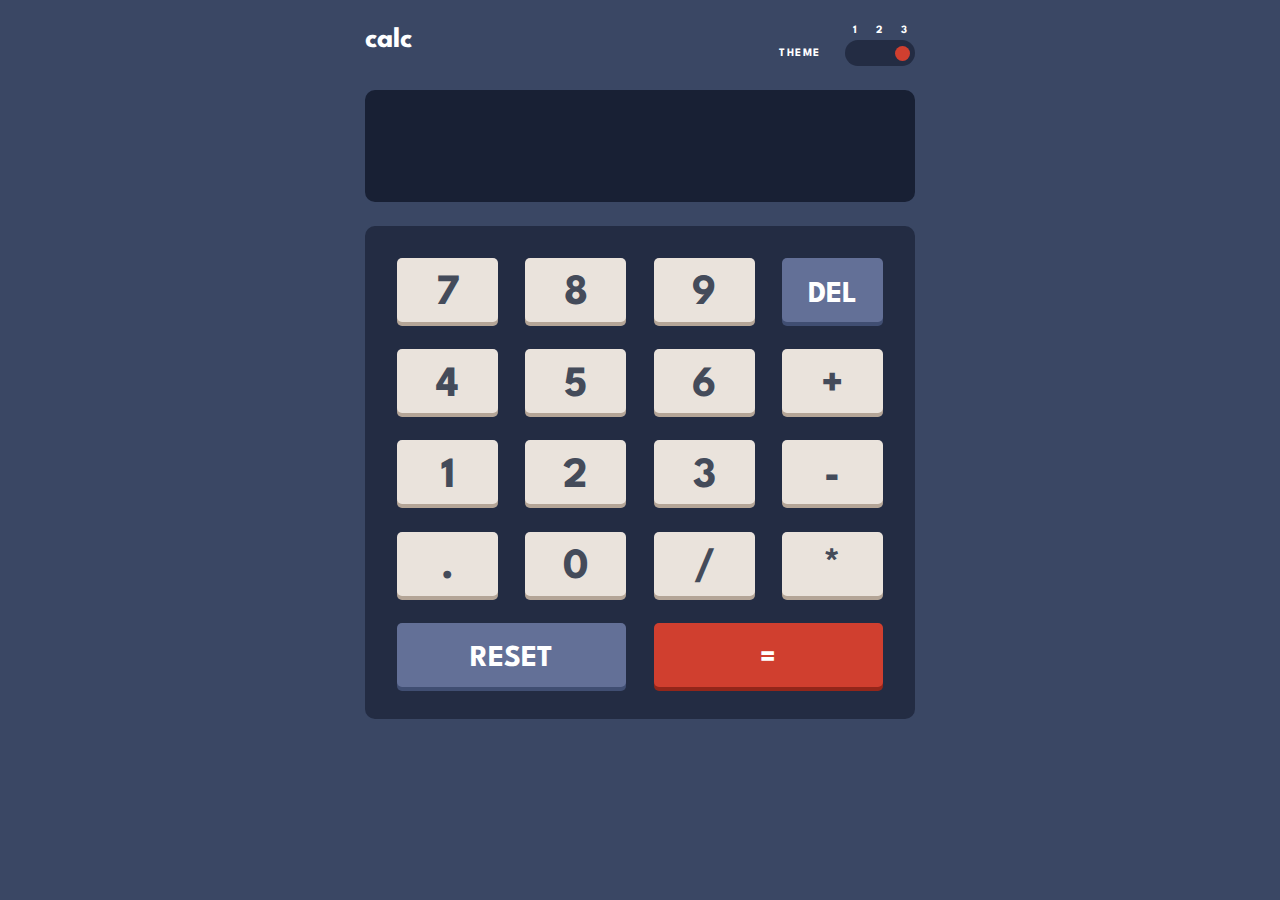
<file: level-intermediate/calculator-app/index.html>
<!DOCTYPE html>
<html lang="en">

<head>
  <meta charset="UTF-8">
  <meta name="viewport" content="width=device-width, initial-scale=1.0">

  <link rel="icon" type="image/png" sizes="32x32" href="./assets/images/favicon-32x32.png">

  <link rel="stylesheet" href="./css/normalize.css" />
  <link rel="stylesheet" href="./css/index.css" />

  <title>Frontend Mentor | Calculator app</title>
</head>

<body>
  <main>
    <header>
      <h1>calc</h1>
      <section class="theme-section">
        <span>1 2 3</span>
        <div class="theme-section__selector-container">
          <p>THEME</p>
          <input type="checkbox" id="modeSelector" />
          <label for="modeSelector"></label>
        </div>
      </section>
    </header>
    <section class="display-section">
      <input autocomplete="off" id="display" onkeydown="keyboardClick(event)"/>
    </section>
    <section class="buttons-section">
      <button>7</button>
      <button>8</button>
      <button>9</button>
      <button class="buttons-section__dark-bg">DEL</button>
      <button>4</button>
      <button>5</button>
      <button>6</button>
      <button>+</button>
      <button>1</button>
      <button>2</button>
      <button>3</button>
      <button>-</button>
      <button>.</button>
      <button>0</button>
      <button>/</button>
      <button>*</button>
      <button class="buttons-section__dark-bg buttons-section__reset-area">RESET</button>
      <button id="equalsBtn" class="buttons-section__equals buttons-section__equals-area">=</button>
    </section>
  </main>
  <script src="script.js"></script>
</body>

</html>
</file>
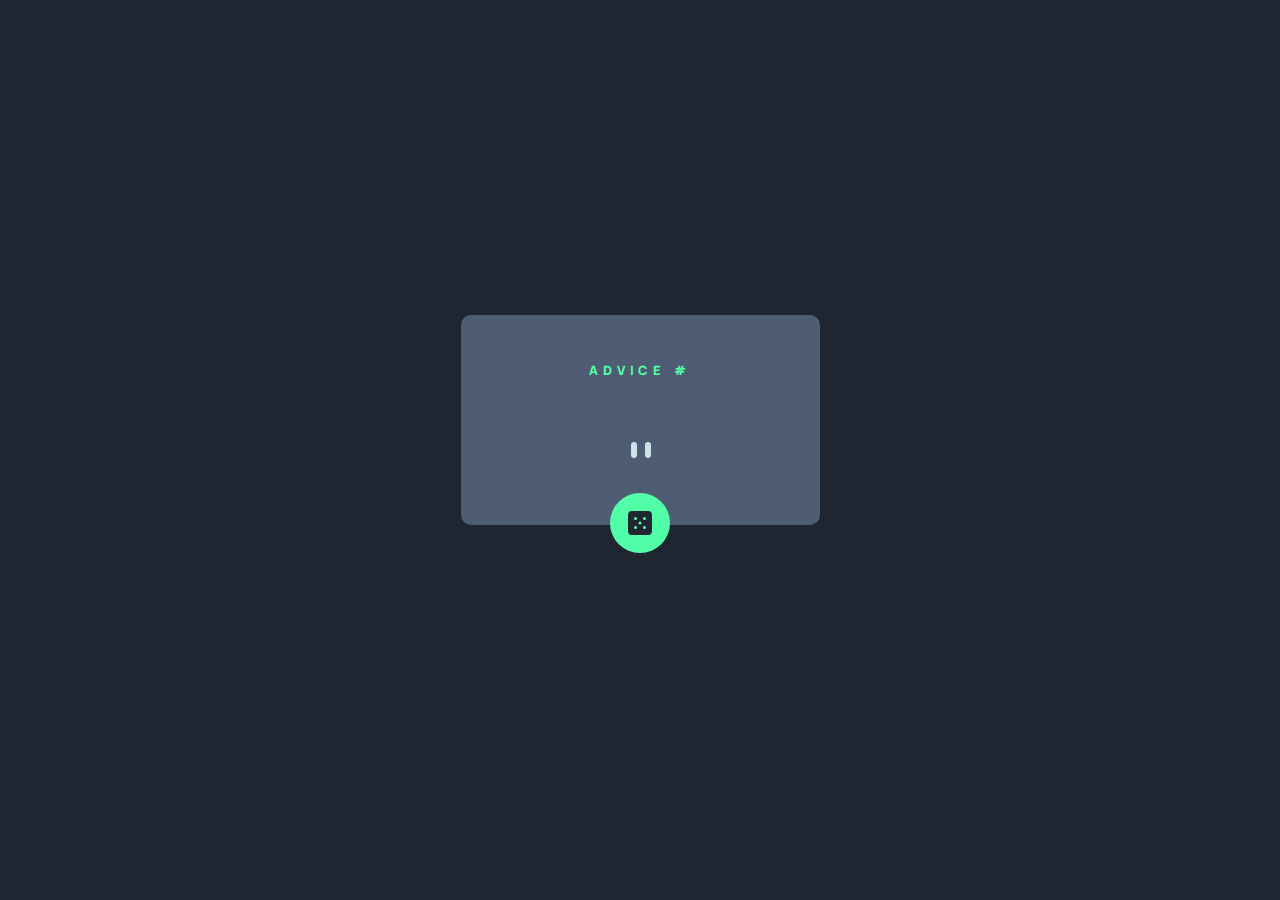
<file: level-junior/advice-generator-app-main/index.html>
<!DOCTYPE html>
<html lang="en">
  <head>
    <meta charset="UTF-8" />
    <meta name="viewport" content="width=device-width, initial-scale=1.0" />

    <link
      rel="icon"
      type="image/png"
      sizes="32x32"
      href="./assets/images/favicon-32x32.png"
    />
    <link rel="stylesheet" href="./css/normalize.css" />
    <link rel="stylesheet" href="./css/index.css" />

    <title>Frontend Mentor | Advice generator app</title>
    <style>
      .attribution {
        font-size: 11px;
        text-align: center;
      }
      .attribution a {
        color: hsl(228, 45%, 44%);
      }
    </style>
  </head>
  <body>
    <main>
      <section>
        <p class="quote-number">ADVICE #<span></span></p>
        <p id="quote" class="quote"></p>
        <figure>
          <img src="./assets/images/pattern-divider-mobile.svg" alt="divider pattern" />
        </figure>
      </section>
      <button id="dice">
        <figure>
          <img src="./assets/images/icon-dice.svg" />
        </figure>
      </button>
    </main>

    <script src="./script.js"></script>
  </body>
</html>
</file>
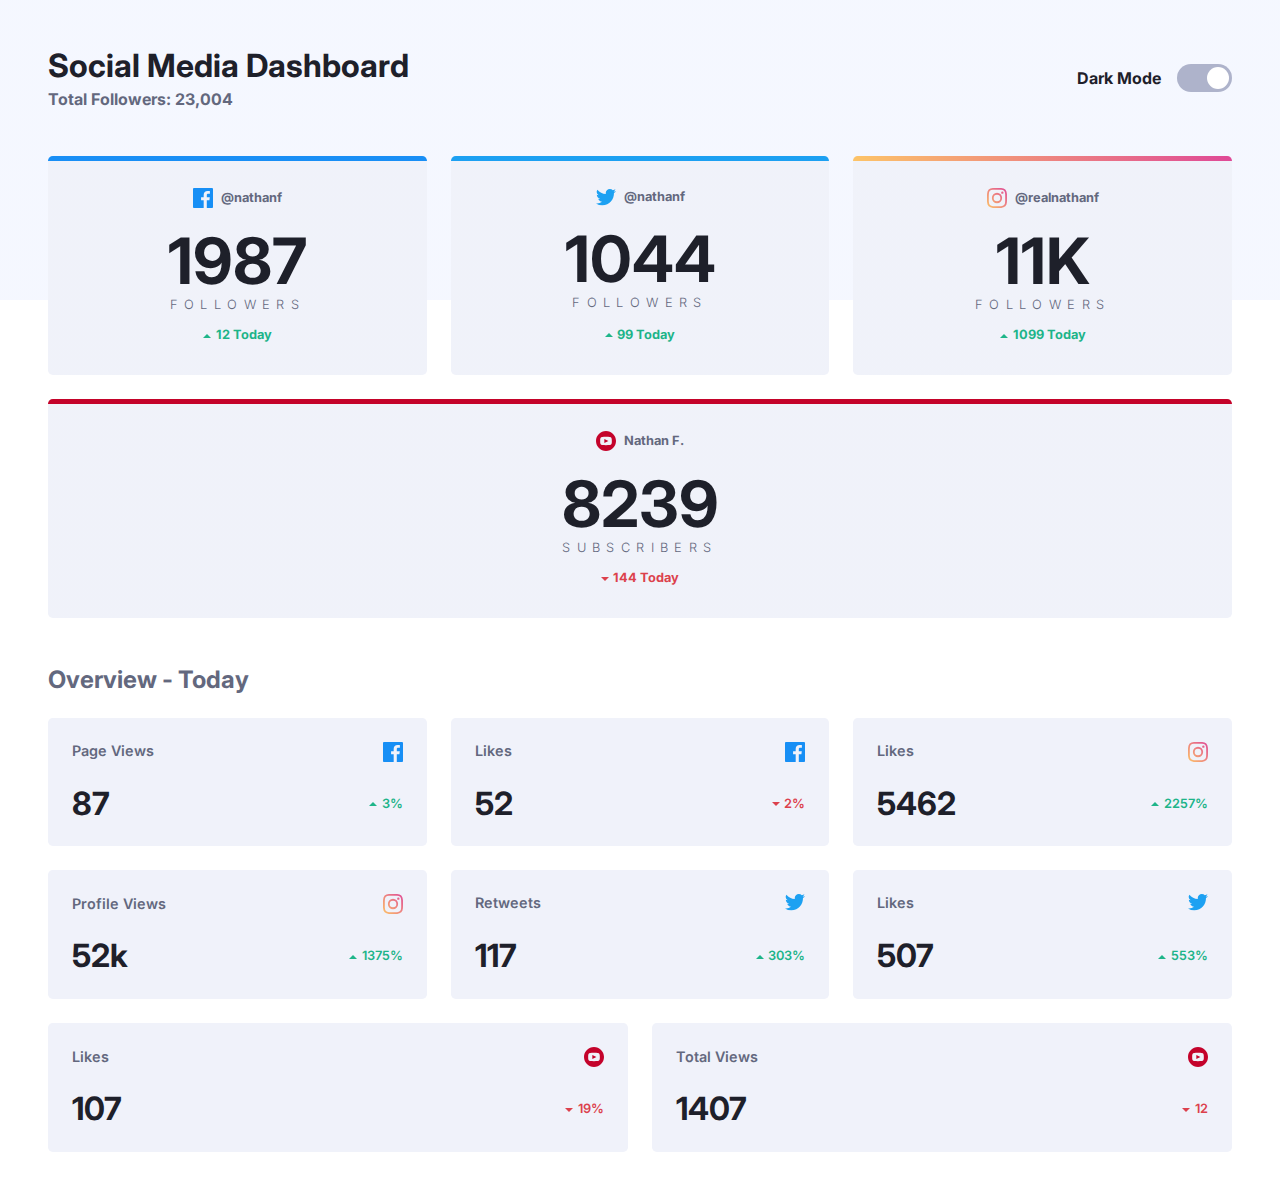
<file: level-junior/social-media-dashboard-with-theme-switcher-master/index.html>
<!DOCTYPE html>
<html lang="en">
  <head>
    <meta charset="UTF-8" />
    <meta name="viewport" content="width=device-width, initial-scale=1.0" />

    <link
      rel="icon"
      type="image/png"
      sizes="32x32"
      href="./assets/images/favicon-32x32.png"
    />
    <link rel="stylesheet" href="./css/normalize.css" />
    <link rel="stylesheet" href="./css/index.css" />

    <title>
      Frontend Mentor | Social Media Dashboard With Theme Switcher Master
    </title>
  </head>

  <body class="light">
    <main class="dashboard">
      <header class="dashboard__header">
        <section class="dashboard__title">
          <h1>Social Media Dashboard</h1>
          <p>Total Followers: 23,004</p>
        </section>
        <section class="dashboard__mode-selection">
          <p id="dark_mode_label" class="">Dark Mode</p>
          <p id="light_mode_label" class="dashboard__display">Light Mode</p>
          <input type="checkbox" id="mode_selector" />
          <label for="mode_selector"></label>
        </section>
      </header>

      <section class="dashboard__followers-update">
        <section class="dashboard__social-media">
          <div class="dashboard__media-infos">
            <img src="./assets/images/icon-facebook.svg" alt="facebook icon" />
            <p>@nathanf</p>
          </div>
          <p class="dashboard__media-followers"><span>1987</span> Followers</p>
          <div class="dashboard__followers-today">
            <img src="./assets/images/icon-up.svg" alt="facebook icon" />
            <p>12 Today</p>
          </div>
        </section>
        <section class="dashboard__social-media twitter">
          <div class="dashboard__media-infos">
            <img src="./assets/images/icon-twitter.svg" alt="twitter icon" />
            <p>@nathanf</p>
          </div>
          <p class="dashboard__media-followers"><span>1044</span> Followers</p>
          <div class="dashboard__followers-today">
            <img src="./assets/images/icon-up.svg" alt="facebook icon" />
            <p>99 Today</p>
          </div>
        </section>
        <section class="dashboard__social-media instagram">
          <div class="dashboard__media-infos">
            <img
              src="./assets/images/icon-instagram.svg"
              alt="instagram icon"
            />
            <p>@realnathanf</p>
          </div>
          <p class="dashboard__media-followers"><span>11k</span> Followers</p>
          <div class="dashboard__followers-today">
            <img src="./assets/images/icon-up.svg" alt="facebook icon" />
            <p>1099 Today</p>
          </div>
        </section>
        <section class="dashboard__social-media youtube">
          <div class="dashboard__media-infos">
            <img src="./assets/images/icon-youtube.svg" alt="youtube icon" />
            <p>Nathan F.</p>
          </div>
          <p class="dashboard__media-followers">
            <span>8239</span> Subscribers
          </p>
          <div class="dashboard__followers-today">
            <img src="./assets/images/icon-down.svg" alt="facebook icon" />
            <p class="down">144 Today</p>
          </div>
        </section>
      </section>

      <section class="dashboard__overview-today">
        <h2>Overview - Today</h2>
        <section class="dashboard__overview-media">
          <div class="dashboard__social-media-image">
            <p class="dashboard__overview-title">Page Views</p>
            <img src="./assets/images/icon-facebook.svg" alt="facebook icon"/>
          </div>
          <div class="dashboard__social-media-infos">
            <p class="dashboard__overview-quantity">87</p>
            <div class="dashboard__overview-image-percentage">
              <img src="./assets/images/icon-up.svg" alt="facebook up arrow"/>
              <p class="dashboard__overview-percentage up-color">3%</p>
            </div>
          </div>
        </section>
        <section class="dashboard__overview-media">
          <div class="dashboard__social-media-image">
            <p class="dashboard__overview-title">Likes</p>
            <img src="./assets/images/icon-facebook.svg" alt="facebook icon"/>
          </div>
          <div class="dashboard__social-media-infos">
            <p class="dashboard__overview-quantity">52</p>
            <div class="dashboard__overview-image-percentage">
              <img src="./assets/images/icon-down.svg" alt="facebook down arrow"/>
              <p class="dashboard__overview-percentage down-color">2%</p>
            </div>
          </div>
        </section>
        <section class="dashboard__overview-media">
          <div class="dashboard__social-media-image">
            <p class="dashboard__overview-title">Likes</p>
            <img src="./assets/images/icon-instagram.svg" alt="instagram icon"/>
          </div>
          <div class="dashboard__social-media-infos">
            <p class="dashboard__overview-quantity">5462</p>
            <div class="dashboard__overview-image-percentage">
              <img src="./assets/images/icon-up.svg" alt="instagram up arrow"/>
              <p class="dashboard__overview-percentage up-color">2257%</p>
            </div>
          </div>
        </section>
        <section class="dashboard__overview-media">
          <div class="dashboard__social-media-image">
            <p class="dashboard__overview-title">Profile Views</p>
            <img src="./assets/images/icon-instagram.svg" alt="instagram icon"/>
          </div>
          <div class="dashboard__social-media-infos">
            <p class="dashboard__overview-quantity">52k</p>
            <div class="dashboard__overview-image-percentage">
              <img src="./assets/images/icon-up.svg" alt="instagram up arrow"/>
              <p class="dashboard__overview-percentage up-color">1375%</p>
            </div>
          </div>
        </section>
        <section class="dashboard__overview-media">
          <div class="dashboard__social-media-image">
            <p class="dashboard__overview-title">Retweets</p>
            <img src="./assets/images/icon-twitter.svg" alt="twitter icon"/>
          </div>
          <div class="dashboard__social-media-infos">
            <p class="dashboard__overview-quantity">117</p>
            <div class="dashboard__overview-image-percentage">
              <img src="./assets/images/icon-up.svg" alt="twitter up arrow"/>
              <p class="dashboard__overview-percentage up-color">303%</p>
            </div>
          </div>
        </section>
        <section class="dashboard__overview-media">
          <div class="dashboard__social-media-image">
            <p class="dashboard__overview-title">Likes</p>
            <img src="./assets/images/icon-twitter.svg" alt="twitter icon"/>
          </div>
          <div class="dashboard__social-media-infos">
            <p class="dashboard__overview-quantity">507</p>
            <div class="dashboard__overview-image-percentage">
              <img src="./assets/images/icon-up.svg" alt="twitter up arrow"/>
              <p class="dashboard__overview-percentage up-color">553%</p>
            </div>
          </div>
        </section>
        <section class="dashboard__overview-media">
          <div class="dashboard__social-media-image">
            <p class="dashboard__overview-title">Likes</p>
            <img src="./assets/images/icon-youtube.svg" alt="youtube icon"/>
          </div>
          <div class="dashboard__social-media-infos">
            <p class="dashboard__overview-quantity">107</p>
            <div class="dashboard__overview-image-percentage">
              <img src="./assets/images/icon-down.svg" alt="youtube down arrow"/>
              <p class="dashboard__overview-percentage down-color">19%</p>
            </div>
          </div>
        </section>
        <section class="dashboard__overview-media">
          <div class="dashboard__social-media-image">
            <p class="dashboard__overview-title">Total Views</p>
            <img src="./assets/images/icon-youtube.svg" alt="youtube icon"/>
          </div>
          <div class="dashboard__social-media-infos">
            <p class="dashboard__overview-quantity">1407</p>
            <div class="dashboard__overview-image-percentage">
              <img src="./assets/images/icon-down.svg" alt="youtube down arrow"/>
              <p class="dashboard__overview-percentage down-color">12</p>
            </div>
          </div>
        </section>
      </section>
    </main>
    <script src="./script.js"></script>
  </body>
</html>
</file>
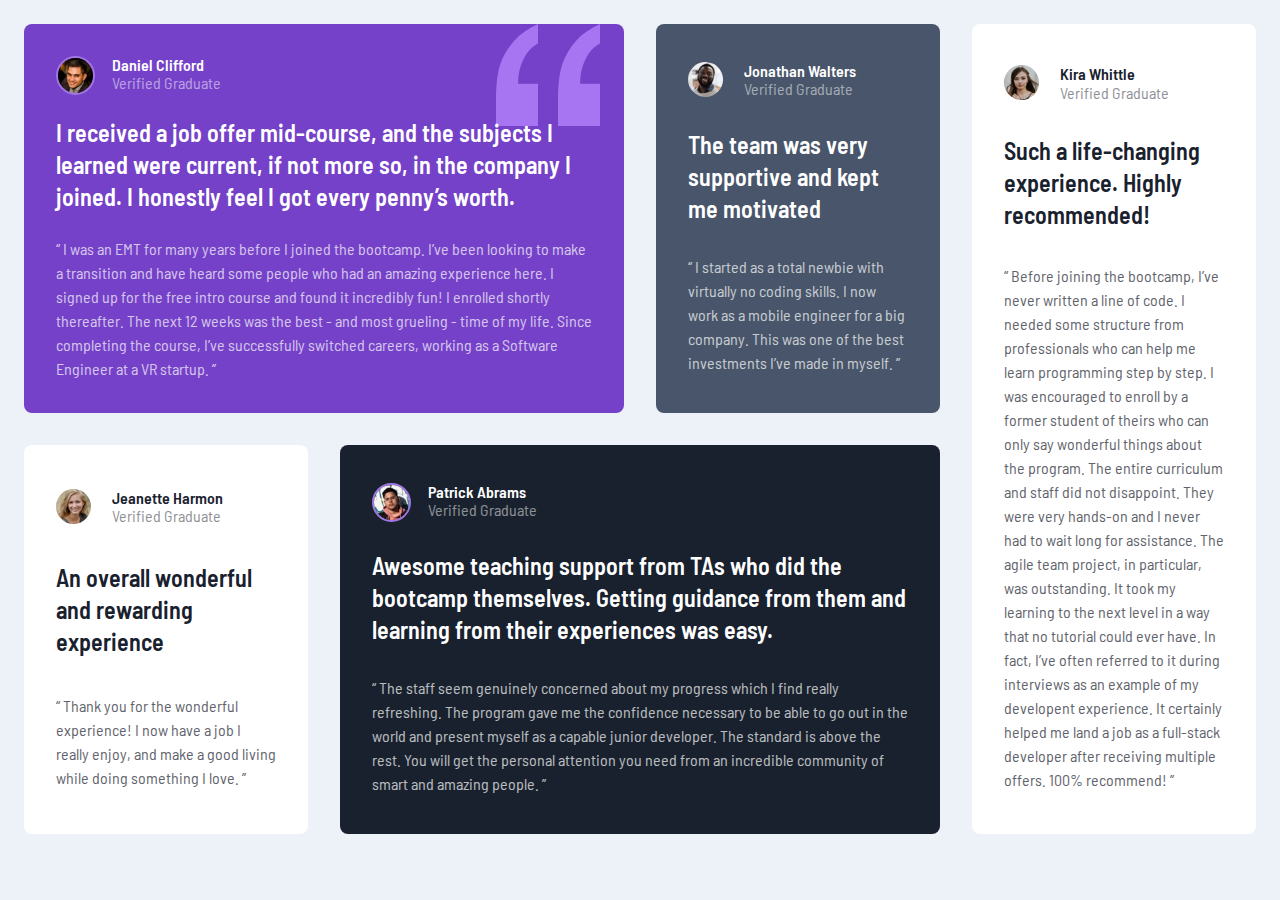
<file: level-junior/testimonials-grid-section/index.html>
<!DOCTYPE html>
<html lang="en">
<head>
  <meta charset="UTF-8">
  <meta name="viewport" content="width=device-width, initial-scale=1.0"> <!-- displays site properly based on user's device -->

  <link rel="icon" type="image/png" sizes="32x32" href="./assets/images/favicon-32x32.png">
  <link rel="stylesheet" href="./css/normalize.css" />
  <link rel="stylesheet" href="./css/index.css" />
  
  <title>Frontend Mentor | Testimonials Grid Section</title>

</head>
<body>
  <main class="user-testimonial">
    <section class="user-testimonial__section user-testimonial--moderate-violet user-testimonial--quote-bg-image user-testimonial__testimonial1">
      <section class="user-testimonial__infos-section">
        <figure>
          <img src="./assets/images/image-daniel.jpg" alt="Daniel Clifford profile image" />
        </figure>
        <span class="user-testimonial__name">Daniel Clifford</span>
        <span class="user-testimonial__verified">Verified Graduate</span>
      </section>
    
      <p class="user-testimonial__short-comment">
        I received a job offer mid-course, and the subjects I learned were current, if not more so,
        in the company I joined. I honestly feel I got every penny’s worth.
      </p>
    
      <p class="user-testimonial__comment">
        “ I was an EMT for many years before I joined the bootcamp. I’ve been looking to make a
        transition and have heard some people who had an amazing experience here. I signed up
        for the free intro course and found it incredibly fun! I enrolled shortly thereafter.
        The next 12 weeks was the best - and most grueling - time of my life. Since completing
        the course, I’ve successfully switched careers, working as a Software Engineer at a VR startup. ”
      </p>
    </section>

    <section class="user-testimonial__section user-testimonial--grayish-blue user-testimonial__testimonial2">
      <section class="user-testimonial__infos-section">
        <figure>
          <img src="./assets/images/image-jonathan.jpg" alt="Jonathan Walters profile image" />
        </figure>
        
        <span class="user-testimonial__name">Jonathan Walters</span>
        <span class="user-testimonial__verified">Verified Graduate</span>
      </section>

      <p class="user-testimonial__short-comment">The team was very supportive and kept me motivated</p>

      <p class="user-testimonial__comment">
        “ I started as a total newbie with virtually no coding skills. I now work as a mobile engineer
        for a big company. This was one of the best investments I’ve made in myself. ”
      </p>
    </section>

    <section class="user-testimonial__section user-testimonial--white-bg user-testimonial__testimonial3">
      <section class="user-testimonial__infos-section">
        <figure>
          <img src="./assets/images/image-jeanette.jpg" alt="Jeanette Harmon profile image" />
        </figure>
        <span class="user-testimonial__name">Jeanette Harmon</span>
        <span class="user-testimonial__verified">Verified Graduate</span>
      </section>

      <p class="user-testimonial__short-comment">An overall wonderful and rewarding experience</p>

      <p class="user-testimonial__comment">
        “ Thank you for the wonderful experience! I now have a job I really enjoy, and make a good living
        while doing something I love. ”
      </p>
    </section>

    <section class="user-testimonial__section user-testimonial--blackish-blue user-testimonial__testimonial4">
      <section class="user-testimonial__infos-section">
        <figure>
          <img src="./assets/images/image-patrick.jpg" alt="Patrick Abrams profile image" />
        </figure>
        <span class="user-testimonial__name">Patrick Abrams</span>
        <span class="user-testimonial__verified">Verified Graduate</span>
      </section>

      <p class="user-testimonial__short-comment">
        Awesome teaching support from TAs who did the bootcamp themselves. Getting guidance from them and
        learning from their experiences was easy.
      </p>

      <p class="user-testimonial__comment">
        “ The staff seem genuinely concerned about my progress which I find really refreshing. The program
        gave me the confidence necessary to be able to go out in the world and present myself as a capable
        junior developer. The standard is above the rest. You will get the personal attention you need from
        an incredible community of smart and amazing people. ”
      </p>
    </section>

    <section class="user-testimonial__section user-testimonial--white-bg user-testimonial__testimonial5">
      <section class="user-testimonial__infos-section">
        <figure>
          <img src="./assets/images/image-kira.jpg" alt="Kira Whittle profile image" />
        </figure>
        <span class="user-testimonial__name">Kira Whittle</span>
        <span class="user-testimonial__verified">Verified Graduate</span>
      </section>

      <p class="user-testimonial__short-comment">Such a life-changing experience. Highly recommended!</p>

      <p class="user-testimonial__comment">
        “ Before joining the bootcamp, I’ve never written a line of code. I needed some structure from
        professionals who can help me learn programming step by step. I was encouraged to enroll by a former
        student of theirs who can only say wonderful things about the program. The entire curriculum and staff
        did not disappoint. They were very hands-on and I never had to wait long for assistance. The agile team
        project, in particular, was outstanding. It took my learning to the next level in a way that no tutorial
        could ever have. In fact, I’ve often referred to it during interviews as an example of my developent
        experience. It certainly helped me land a job as a full-stack developer after receiving multiple offers.
        100% recommend! ”
      </p>
    </section>
  </main>
</body>
</html>
</file>
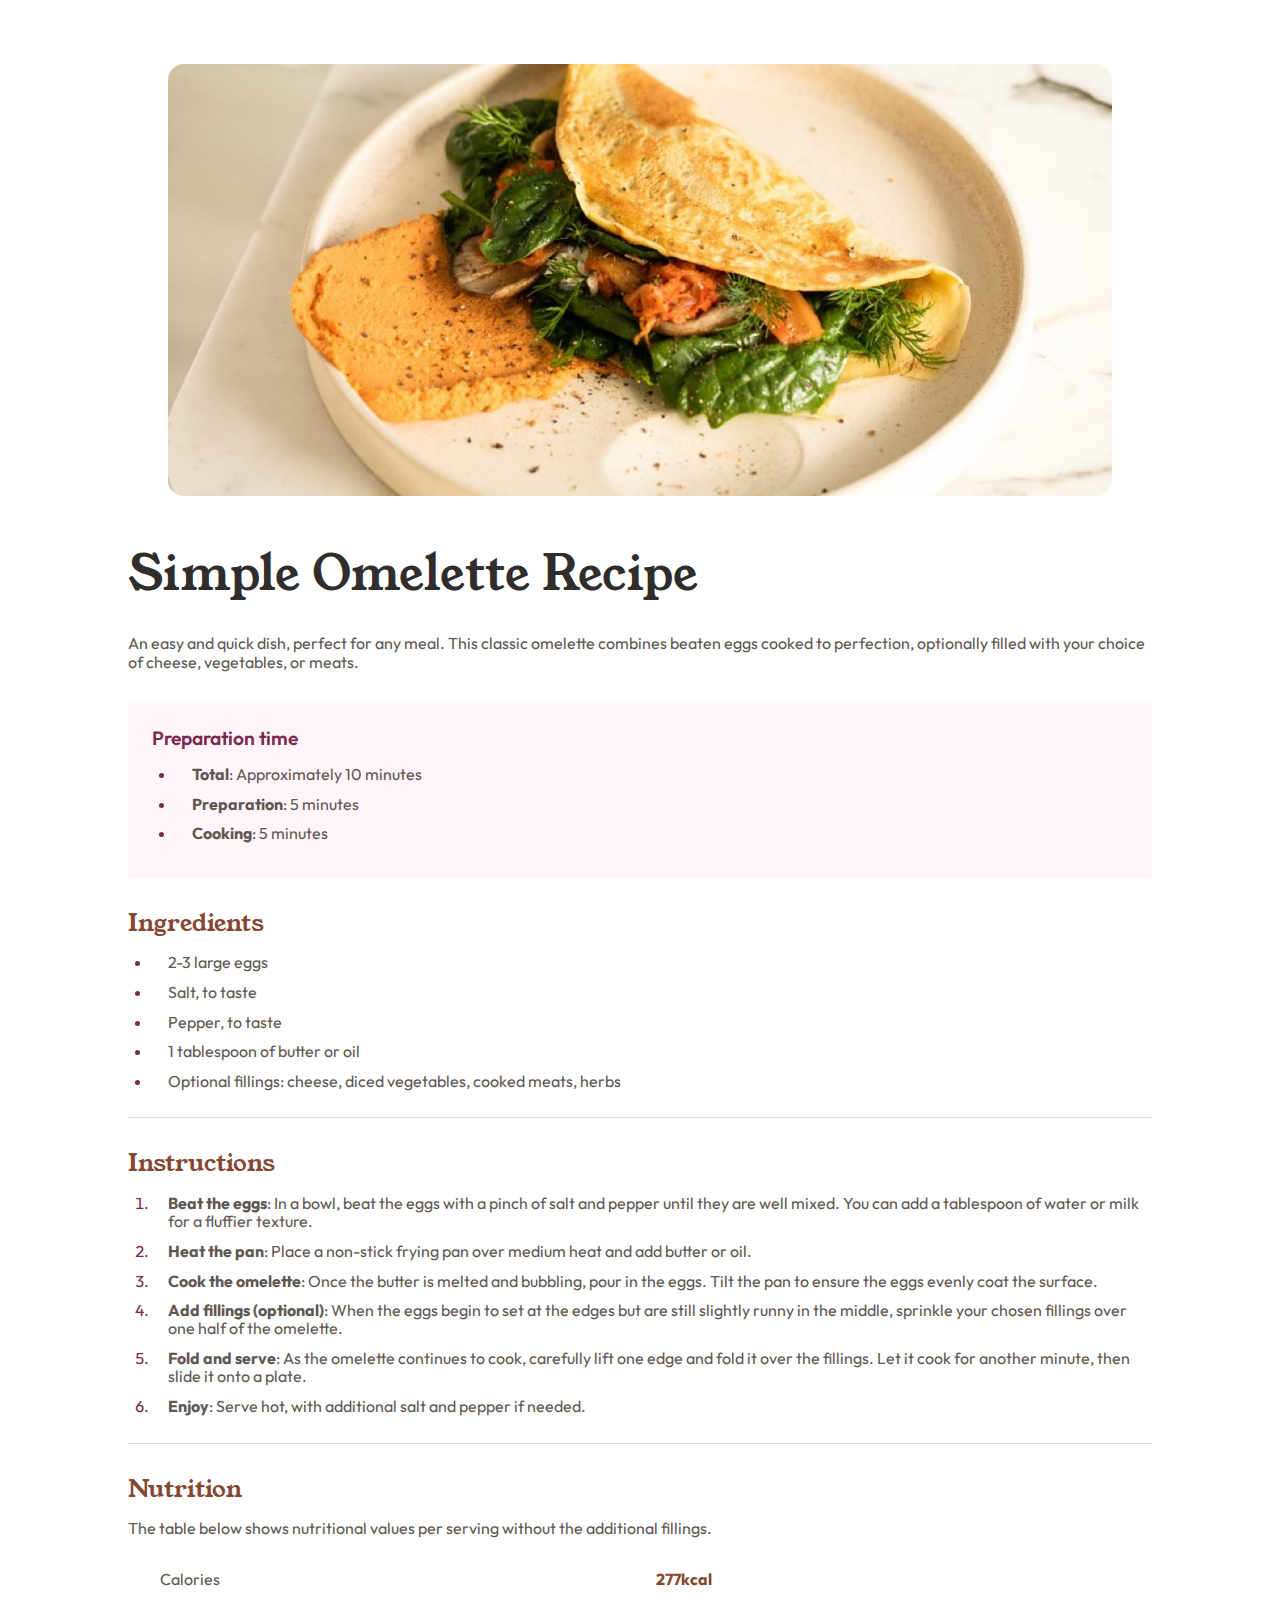
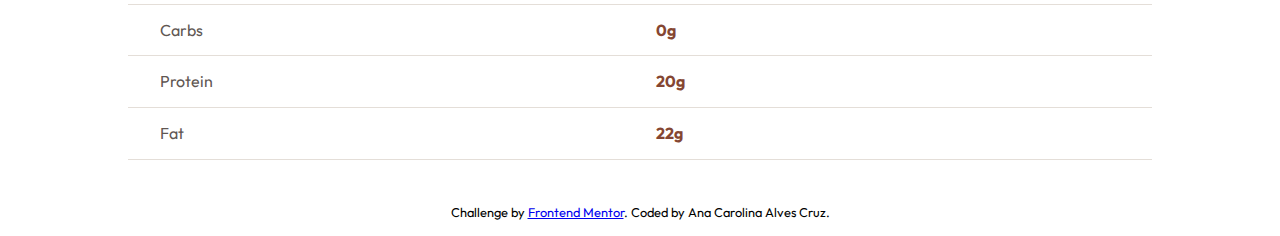
<file: level-newbie/recipe-page/index.html>
<!DOCTYPE html>
<html lang="en">
  <head>
    <meta charset="UTF-8" />
    <meta name="viewport" content="width=device-width, initial-scale=1.0" />

    <link
      rel="icon"
      type="image/png"
      sizes="32x32"
      href="./assets/images/favicon-32x32.png"
    />
    <link rel="stylesheet" href="./css/normalize.css" />
    <link rel="stylesheet" href="./css/index.css" />

    <title>Frontend Mentor | Recipe page</title>
  </head>
  <body>
    <main id="mainPage" class="main-page">
      <figure>
        <img src="./assets/images/image-omelette.jpeg" alt="Omelette dish with some green leafs, tomatoes and sauce" class="main-page__omelette-img"/>
      </figure>
      <div class="main-page__step-by-step">
        <section>
          <h1 class="main-page__title" aria-label="website title">Simple Omelette Recipe</h1>
          <p class="main-page__description" aria-label="short recipe description">
            An easy and quick dish, perfect for any meal. This classic omelette combines beaten eggs cooked to perfection, optionally filled with your choice of cheese, vegetables, or meats.
          </p>
        </section>
        <section class="main-page__preparation-time-section">
          <h2 class="main-page__preparation-time-title">Preparation time</h2>
          <ul class="main-page__preparation-time-list">
            <li><span>Total</span>: Approximately 10 minutes</li>
            <li><span>Preparation</span>: 5 minutes</li>
            <li><span>Cooking</span>: 5 minutes</li>
          </ul>
        </section>
        <section class="main-page__section">
          <h2 class="main-page__section-title">Ingredients</h2> 
          <ul class="main-page__ingredients-list">
            <li>2-3 large eggs</li>
            <li>Salt, to taste</li>
            <li>Pepper, to taste</li>
            <li>1 tablespoon of butter or oil</li>
            <li>Optional fillings: cheese, diced vegetables, cooked meats, herbs</li>
          </ul>
        </section>
        <section class="main-page__section"> 
          <h2 class="main-page__section-title">Instructions</h2>
          <ol>
            <li><span>Beat the eggs</span>: In a bowl, beat the eggs with a pinch of salt and pepper until they are well mixed. You can add a tablespoon of water or milk for a fluffier texture.</li>
            <li><span>Heat the pan</span>: Place a non-stick frying pan over medium heat and add butter or oil.</li>
            <li><span>Cook the omelette</span>: Once the butter is melted and bubbling, pour in the eggs. Tilt the pan to ensure the eggs evenly coat the surface.</li>
            <li><span>Add fillings (optional)</span>: When the eggs begin to set at the edges but are still slightly runny in the middle, sprinkle your chosen fillings over one half of the omelette.</li>
            <li><span>Fold and serve</span>: As the omelette continues to cook, carefully lift one edge and fold it over the fillings. Let it cook for another minute, then slide it onto a plate.</li>
            <li><span>Enjoy</span>: Serve hot, with additional salt and pepper if needed.</li>
          </ol>
        </section>
        <section class="main-page__section">
          <h2 class="main-page__section-title">Nutrition</h2>
          <p class="main-page__nutrition-paragraph">The table below shows nutritional values per serving without the additional fillings.</p>
          <div class="main-page__nutrition-information">
            <p>Calories <span>277kcal</span></p>
            <p>Carbs <span>0g</span></p>
            <p>Protein <span>20g</span></p>
            <p>Fat <span>22g</span></p>
          </div>
        </section>
      </div>
      <p class="credits">
        Challenge by
        <a href="https://www.frontendmentor.io?ref=challenge" target="_blank">Frontend Mentor</a>.
        Coded by Ana Carolina Alves Cruz.
      </p>
    </main>
  </body>
</html>
</file>
<file: level-intermediate/calculator-app/css/index.css>
@import url("https://fonts.googleapis.com/css2?family=League+Spartan:wght@100..900&display=swap");

body {
  --main-background-color: hsl(222, 26%, 31%);
  --text-color: hsl(0, 0%, 100%);
  --toggle-background-color: hsl(223, 31%, 20%);
  --label-color: hsl(6, 63%, 50%);
  --label-color-hover: hsl(6, 93%, 67%);
  --screen-background-color: hsl(224, 36%, 15%);
  --key-text-color: hsl(221, 14%, 31%);
  --key-background-color: hsl(30, 25%, 89%);
  --key-background-color-hover: hsl(0, 0%, 100%);
  --key-shadow-color: hsl(28, 16%, 65%);
  --key-diff-background: hsl(225, 21%, 49%);
  --key-diff-background-hover: hsl(224, 53%, 76%);
  --key-diff-shadow: hsl(224, 28%, 35%);
  --key-equals-background: hsl(6, 63%, 50%);
  --key-equals-background-hover: hsl(6, 93%, 67%);
  --key-equals-shadow: hsl(6, 70%, 34%);

  background-color: var(--main-background-color);
  color: var(--text-color);
  font-family: "League Spartan", sans-serif;
}

main {
  margin: 1.5rem;
  display: flex;
  flex-direction: column;
  gap: 1.5rem;
  max-width: 550px;

  @media (width > 600px) {
    margin: 1.5rem auto;
  }
}

header {
  font-size: 0.9rem;
  display: grid;
  grid-template-columns: 1fr 3fr;

  .theme-section {
    display: flex;
    flex-direction: column;
    justify-content: flex-end;
    gap: 0.2rem;
    font-size: 0.7rem;
    font-weight: 700;
    letter-spacing: 0.1rem;
    align-items: flex-end;

    span {
      letter-spacing: 0.5rem;
      padding-left: 0.5rem;
    }
  }

  .theme-section__selector-container {
    display: flex;
    gap: 1.5rem;
    align-items: center;

    input {
      display: none;
    }

    label {
      display: inline-block;
      width: 70px;
      height: 26px;
      background-color: var(--toggle-background-color);
      border-radius: 20px;
      position: relative;
      cursor: pointer;
    }

    label::before {
      content: "";
      position: absolute;
      top: 6px;
      right: 5px;
      width: 15px;
      height: 15px;
      background-color: var(--label-color);
      border-radius: 50%;
      transition: transform 0.3s;
    }

    label:hover:before {
      background-color: var(--label-color-hover);
    }

    #modeSelector:checked + label::before {
      transform: translateX(-45px);
      background-color: var(--label-color);
    }

    #modeSelector:checked + label:hover:before {
      background-color: var(--label-color-hover);
    }
  }
}

.display-section {
  display: flex;

  input {
    background-color: var(--screen-background-color);
    width: 100%;
    color: var(--text-color);
    height: 5rem;
    border-radius: 10px;
    padding: 0 1.5rem;
    font-size: 2.2rem;
    font-weight: 700;
    display: flex;
    text-align: end;

    @media (width > 600px) {
      height: 7rem;
      font-size: 3rem;
    }
  }

  input:focus {
    outline: none;
  }
}

.buttons-section {
  background-color: var(--toggle-background-color);
  border-radius: 10px;
  padding: 1.2rem;
  display: grid;
  grid-template-columns: repeat(4, 1fr);
  grid-template-rows: repeat(4, 1fr);
  justify-items: center;
  gap: 1rem;

  @media (width > 600px) {
    padding: 2rem;
    gap: 1.7rem;
  }

  button {
    font-weight: 700;
    font-size: 2rem;
    background-color: var(--key-background-color);
    width: 100%;
    display: flex;
    justify-content: center;
    height: 3.5rem;
    border-radius: 5px;
    flex-wrap: wrap;
    align-items: center;
    color: var(--key-text-color);
    box-shadow: 0 4px var(--key-shadow-color);
    border: none;
    padding-top: 0.7rem;
    cursor: pointer;

    @media (width > 600px) {
      height: 4rem;
      font-size: 2.7rem;
    }
  }

  button:hover {
    background-color: var(--key-background-color-hover);
  }

  .buttons-section__dark-bg {
    background-color: var(--key-diff-background);
    box-shadow: 0 4px var(--key-diff-shadow);
    color: var(--text-color);
    font-size: 1.2rem;

    @media (width > 600px) {
      font-size: 1.9rem;
    }
  }

  .buttons-section__dark-bg:hover {
    background-color: var(--key-diff-background-hover);
  }

  .buttons-section__equals {
    background-color: var(--key-equals-background);
    box-shadow: 0 4px var(--key-equals-shadow);
    color: var(--text-color);
    font-size: 1.2rem;

    @media (width > 600px) {
      font-size: 1.9rem;
    }
  }

  .buttons-section__equals:hover {
    background-color: var(--key-equals-background-hover);
  }

  .buttons-section__reset-area {
    grid-column: 1 / 3;
  }

  .buttons-section__equals-area {
    grid-column: 3 / 5;
  }
}
</file>
<file: level-junior/advice-generator-app-main/css/index.css>
@import url("https://fonts.googleapis.com/css2?family=Manrope:wght@200..800&display=swap");

body {
  font-family: "Manrope", sans-serif;
  background-color: hsl(218, 23%, 16%);
  color: hsl(193, 38%, 86%);
  height: 100%;
  display: flex;
  justify-content: center;
}

main {
  display: flex;
  align-items: center;
  justify-content: center;
  flex-direction: column;
  max-width: 500px;

  @media (width < 600px) {
    margin: auto 1.5rem;
  }
}

section {
  background-color: hsl(217, 19%, 38%);
  border-radius: 10px;
  display: flex;
  flex-direction: column;
  align-items: center;
  padding: 3rem 2rem 4rem;
  font-weight: 800;
  gap: 2rem;

  .quote-number {
    color: hsl(150, 100%, 66%);
    font-size: 0.8rem;
    letter-spacing: 0.3rem;
  }

  .quote {
    font-size: 1.8rem;
    text-align: center;
  }

  img {
    width: 100%;
  }
}

button {
  background-color: hsl(150, 100%, 66%);
  padding: 0;
  border: none;
  width: 60px;
  height: 60px;
  border-radius: 50%;
  cursor: pointer;
  transform: translateY(-2rem);
  display: flex;
  justify-content: center;
  align-items: center;

  figure {
    display: flex;
  }
}
</file>
<file: level-junior/social-media-dashboard-with-theme-switcher-master/css/index.css>
@import url("https://fonts.googleapis.com/css2?family=Inter:wght@100..900&display=swap");

body {
  --bg-color: hsl(0, 0%, 100%);
  --top-bg-pattern: hsl(225, 100%, 98%);
  --card-bg: hsl(227, 47%, 96%);
  --card-bg-hover: hsl(232, 33.3%, 91.2%);
  --subtitle-color: hsl(228, 12%, 44%);
  --dark-text-color: hsl(230, 17%, 14%);
  --checked-color: hsl(0, 0%, 100%);
  --toggle: hsl(230, 22%, 74%);

  font-family: "Inter", sans-serif;
  max-width: 1440px;
  padding: 3rem;
  margin: 0 auto;
  background-image: linear-gradient(
    var(--top-bg-pattern) 300px,
    var(--bg-color) 0%
  );
  background-repeat: no-repeat;

  @media (max-width: 700px) {
    padding: 1.5rem;
  }
}

.dark {
  --bg-color: hsl(230, 17%, 14%);
  --top-bg-pattern: hsl(232, 19%, 15%);
  --card-bg: hsl(228, 28%, 20%);
  --card-bg-hover: hsl(228, 25%, 27%);
  --subtitle-color: hsl(228, 34%, 66%);
  --dark-text-color: hsl(0, 0%, 100%);
  --checked-color: hsl(230, 17%, 14%);
}

.dashboard {
  color: var(--dark-text-color);
  gap: 3rem;
  display: flex;
  flex-direction: column;

  .dashboard__display {
    display: none;
  }

  .dashboard__header {
    display: flex;
    justify-content: space-between;
    flex-wrap: wrap;

    .dashboard__title {
      display: flex;
      flex-direction: column;
      gap: 0.3rem;

      @media (max-width: 700px) {
        h1 {
          font-size: 1.5rem;
        }
      }

      p {
        font-weight: 700;
        color: var(--subtitle-color);
      }
    }

    .dashboard__mode-selection {
      display: flex;
      align-items: center;
      gap: 1rem;

      @media (max-width: 700px) {
        border-top: 1px solid;
        width: 100%;
        justify-content: space-between;
        padding-top: 1rem;
        margin-top: 1.5rem;
      }

      p {
        font-weight: 700;
        color: var(--dark-grayish-blue);
      }

      input {
        display: none;
      }

      label {
        display: inline-block;
        width: 55px;
        height: 28px;
        background-color: var(--toggle);
        border-radius: 20px;
        position: relative;
        cursor: pointer;
      }

      label:hover {
        background-image: linear-gradient(
          to right,
          hsl(210, 78%, 56%),
          hsl(146, 68%, 55%)
        );
      }

      label::before {
        content: "";
        position: absolute;
        top: 3px;
        left: 30px;
        width: 22px;
        height: 22px;
        background-color: var(--checked-color);
        border-radius: 50%;
        transition: transform 0.3s;
      }

      #mode_selector:checked + label::before {
        transform: translateX(-27px);
        background-color: var(--checked-color);
      }

      #mode_selector:checked + label {
        background-image: linear-gradient(
          to right,
          hsl(210, 78%, 56%),
          hsl(146, 68%, 55%)
        );
      }
    }
  }

  .dashboard__followers-update {
    display: flex;
    flex-wrap: wrap;
    gap: 1.5rem;

    .dashboard__social-media {
      display: flex;
      flex-direction: column;
      justify-content: space-evenly;
      flex: 1 1 240px;
      align-items: center;
      gap: 1rem;
      background-image: linear-gradient(
        hsl(208, 92%, 53%) 2.5%,
        var(--card-bg) 0%
      );
      background-repeat: no-repeat;
      border-radius: 0.3rem;
      padding: 2rem;
      color: var(--subtitle-color);
    }

    .dashboard__social-media:hover {
      background-image: linear-gradient(
        hsl(208, 92%, 53%) 2.5%,
        var(--card-bg-hover) 0%
      );
      cursor: pointer;
    }

    .twitter {
      background-image: linear-gradient(
        hsl(203, 89%, 53%) 2.5%,
        var(--card-bg) 0%
      );
    }

    .twitter:hover {
      background-image: linear-gradient(
        hsl(203, 89%, 53%) 2.5%,
        var(--card-bg-hover) 0%
      );
      cursor: pointer;
    }

    .instagram {
      background-image: linear-gradient(
          to bottom,
          rgba(0, 0, 0, 0) 2.5%,
          var(--card-bg) 0%
        ),
        linear-gradient(to right, hsl(37, 97%, 70%), hsl(329, 70%, 58%));
    }

    .instagram:hover {
      background-image: linear-gradient(
          to bottom,
          rgba(0, 0, 0, 0) 2.5%,
          var(--card-bg-hover) 0%
        ),
        linear-gradient(to right, hsl(37, 97%, 70%), hsl(329, 70%, 58%));
      cursor: pointer;
    }

    .youtube {
      background-image: linear-gradient(
        hsl(348, 97%, 39%) 2.5%,
        var(--card-bg) 0%
      );
    }

    .youtube:hover {
      background-image: linear-gradient(
        hsl(348, 97%, 39%) 2%,
        var(--card-bg-hover) 0%
      );
      cursor: pointer;
    }

    .dashboard__media-infos {
      display: flex;
      gap: 0.5rem;
      align-items: center;

      p {
        font-weight: 700;
        font-size: 0.8rem;
      }
    }

    .dashboard__media-followers {
      text-transform: uppercase;
      font-weight: 300;
      display: flex;
      flex-direction: column;
      align-items: center;
      letter-spacing: 0.4rem;
      font-size: 0.8rem;

      span {
        font-weight: 700;
        font-size: 4rem;
        letter-spacing: normal;
        color: var(--dark-text-color);
      }
    }

    .dashboard__followers-today {
      display: flex;
      align-items: center;
      gap: 0.3rem;

      img {
        height: max-content;
      }

      p {
        font-size: 0.8rem;
        font-weight: 700;
        color: hsl(163, 72%, 41%);
      }

      .down {
        color: hsl(356, 69%, 56%);
      }
    }
  }

  .dashboard__overview-today {
    display: flex;
    flex-wrap: wrap;
    gap: 1.5rem;

    h2 {
      color: var(--subtitle-color);
      margin: 0;
      width: 100%;
    }

    .dashboard__overview-media {
      background-color: var(--card-bg);
      border-radius: 0.3rem;
      display: flex;
      flex-wrap: wrap;
      justify-content: space-between;
      padding: 1.5rem;
      flex-direction: column;
      gap: 1.5rem;
      flex: 1 1 270px;
    }

    .dashboard__overview-media:hover {
      background-color: var(--card-bg-hover);
      cursor: pointer;
    }

    .dashboard__social-media-image,
    .dashboard__social-media-infos,
    .dashboard__overview-image-percentage {
      display: flex;
      justify-content: space-between;
      align-items: center;
    }

    .dashboard__overview-title {
      font-weight: 600;
      color: var(--subtitle-color);
      font-size: 0.9rem;
    }

    .dashboard__overview-quantity {
      font-size: 2rem;
      font-weight: 700;
    }

    .dashboard__overview-percentage {
      font-size: 0.8rem;
    }

    .dashboard__overview-image-percentage {
      gap: 0.3rem;

      p {
        font-weight: 600;
      }

      .down-color {
        color: hsl(356, 69%, 56%);
      }

      .up-color {
        color: hsl(163, 72%, 41%);
      }
    }
  }
}
</file>
<file: level-junior/testimonials-grid-section/css/index.css>
@import url("https://fonts.googleapis.com/css2?family=Barlow+Semi+Condensed:ital,wght@0,100;0,200;0,300;0,400;0,500;0,600;0,700;0,800;0,900;1,100;1,200;1,300;1,400;1,500;1,600;1,700;1,800;1,900&display=swap");

body {
  font-family: "Barlow Semi Condensed", sans-serif;
  background-color: hsl(210, 46%, 95%);
  display: flex;
  justify-content: center;
}

.user-testimonial {
  display: grid;
  grid-template-columns: 1fr;
  grid-template-areas: "testimonial-1" "testimonial-2" "testimonial-3" "testimonial-4" "testimonial-5";
  gap: 2rem;
  margin: 1.5rem;
  max-width: 1440px;

  @media (min-width: 745px) {
    grid-template-columns: repeat(4, 1fr);
    grid-template-rows: repeat(2, 1fr);
    grid-template-areas:
      "testimonial-1 testimonial-1 testimonial-2 testimonial-5"
      "testimonial-3 testimonial-4 testimonial-4 testimonial-5";
  }

  .user-testimonial--moderate-violet {
    background-color: hsl(263, 55%, 52%);
    color: hsl(0, 0%, 100%);
  }

  .user-testimonial--grayish-blue {
    background-color: hsl(217, 19%, 35%);
    color: hsl(0, 0%, 100%);
  }

  .user-testimonial--blackish-blue {
    background-color: hsl(219, 29%, 14%);
    color: hsl(0, 0%, 100%);
  }

  .user-testimonial--white-bg {
    background-color: hsl(0, 0%, 100%);
    color: hsl(219, 29%, 14%);
  }

  .user-testimonial--quote-bg-image {
    background-image: url(../assets/images/bg-pattern-quotation.svg);
    background-position: top right 1.5rem;
    background-repeat: no-repeat;
  }

  .user-testimonial__section {
    border-radius: 0.5rem;
    padding: 2rem;
    display: inherit;
    align-content: space-evenly;

    .user-testimonial__infos-section {
      display: grid;
      grid-template-columns: 3.5rem 1fr;
      grid-template-rows: 1fr 1fr;
      grid-template-areas:
        "image name"
        "image verified";

      img,
      figure {
        grid-area: image;
        width: 35px;
        height: 35px;
        border-radius: 50%;
        margin: 0;
      }

      .user-testimonial__name {
        font-weight: 600;
        grid-area: name;
      }

      .user-testimonial__verified {
        grid-area: verified;
        opacity: 50%;
      }
    }

    .user-testimonial__short-comment {
      font-weight: 600;
      font-size: 1.5rem;
      line-height: 2rem;
    }

    .user-testimonial__comment {
      opacity: 70%;
      margin: 0;
      line-height: 1.5rem;
    }
  }

  .user-testimonial__testimonial1 {
    grid-area: testimonial-1;

    img {
      border: 2px solid #9f76e2;
    }
  }
  .user-testimonial__testimonial2 {
    grid-area: testimonial-2;
  }
  .user-testimonial__testimonial3 {
    grid-area: testimonial-3;
  }
  .user-testimonial__testimonial4 {
    grid-area: testimonial-4;

    img {
      border: 2px solid #9f76e2;
    }
  }
  .user-testimonial__testimonial5 {
    grid-area: testimonial-5;
  }
}
</file>
<file: level-newbie/recipe-page/css/index.css>
@import url("https://fonts.googleapis.com/css2?family=Outfit:wght@100..900&family=Young+Serif&display=swap");

body {
  font-family: "Outfit", sans-serif;
  justify-content: center;
  display: flex;
}

h1,
h2 {
  font-family: "Young Serif", serif;
  margin: 0;
}

.main-page {
  display: flex;
  width: 100vw;
  height: 100vh;
  flex-wrap: wrap;
  justify-content: center;
  max-width: 1024px;

  @media (min-width: 1024px) {
    padding-top: 3rem;
  }
}

.main-page section {
  width: 100%;
}

.main-page__omelette-img {
  width: 100%;
  object-fit: contain;

  @media (min-width: 1024px) {
    border-radius: 1rem;
  }
}

.main-page__title {
  margin: 2rem 0;
}

.main-page__description {
  margin: 0;
}

.main-page__step-by-step {
  width: 85%;
  color: hsl(18, 7%, 35%);
  display: inline-flex;
  flex-wrap: wrap;

  @media (min-width: 1024px) {
    width: 100%;
  }

  h1 {
    color: hsl(24, 5%, 18%);
    font-weight: 500;

    @media (min-width: 1024px) {
      font-size: 3rem;
    }
  }

  ul,
  ol {
    padding-inline-start: 1.5rem;
    margin-inline-start: 0;
    margin-bottom: 0;
  }

  li {
    margin-bottom: 0.7rem;
    padding-left: 1rem;
  }

  li > span {
    font-weight: bold;
  }

  li::marker {
    color: hsl(332, 51%, 32%);
  }

  .main-page__preparation-time-section {
    background-color: hsl(330, 100%, 98%);
    padding: 1.5rem;
    margin-top: 2rem;

    .main-page__preparation-time-title {
      font-family: "Outfit", sans-serif;
      font-size: 1.2rem;
      color: hsl(332, 51%, 32%);
      margin: 0;
      font-weight: 600;
    }
  }

  .main-page__section {
    padding-bottom: 1rem;
    border-bottom: 1px solid;
    border-color: hsl(30, 18%, 87%);
    margin-top: 2rem;

    .main-page__section-title {
      color: hsl(14, 45%, 36%);
      margin: 0;
      font-size: 1.5rem;
      font-weight: 400;
    }

    .main-page__nutrition-paragraph {
      margin: 1rem 0;
    }

    .main-page__nutrition-information {
      display: inline-grid;
      grid-template-rows: 1fr 1fr 1fr 1fr;
      width: 100%;

      p {
        padding: 1rem 0;
        border-bottom: 1px solid;
        border-color: hsl(30, 18%, 87%);
        margin: 0;
        grid-template-columns: 1fr 1fr;
        display: inline-grid;
        padding-left: 2rem;
      }

      p:last-child {
        border-bottom: none;
      }

      span {
        color: hsl(14, 45%, 36%);
        font-weight: bold;
      }
    }
  }

  .main-page__section:last-child {
    padding-bottom: 0;
  }
}

.credits {
  font-size: 0.8rem;
  padding: 2rem 2rem 1rem;
}
</file>
